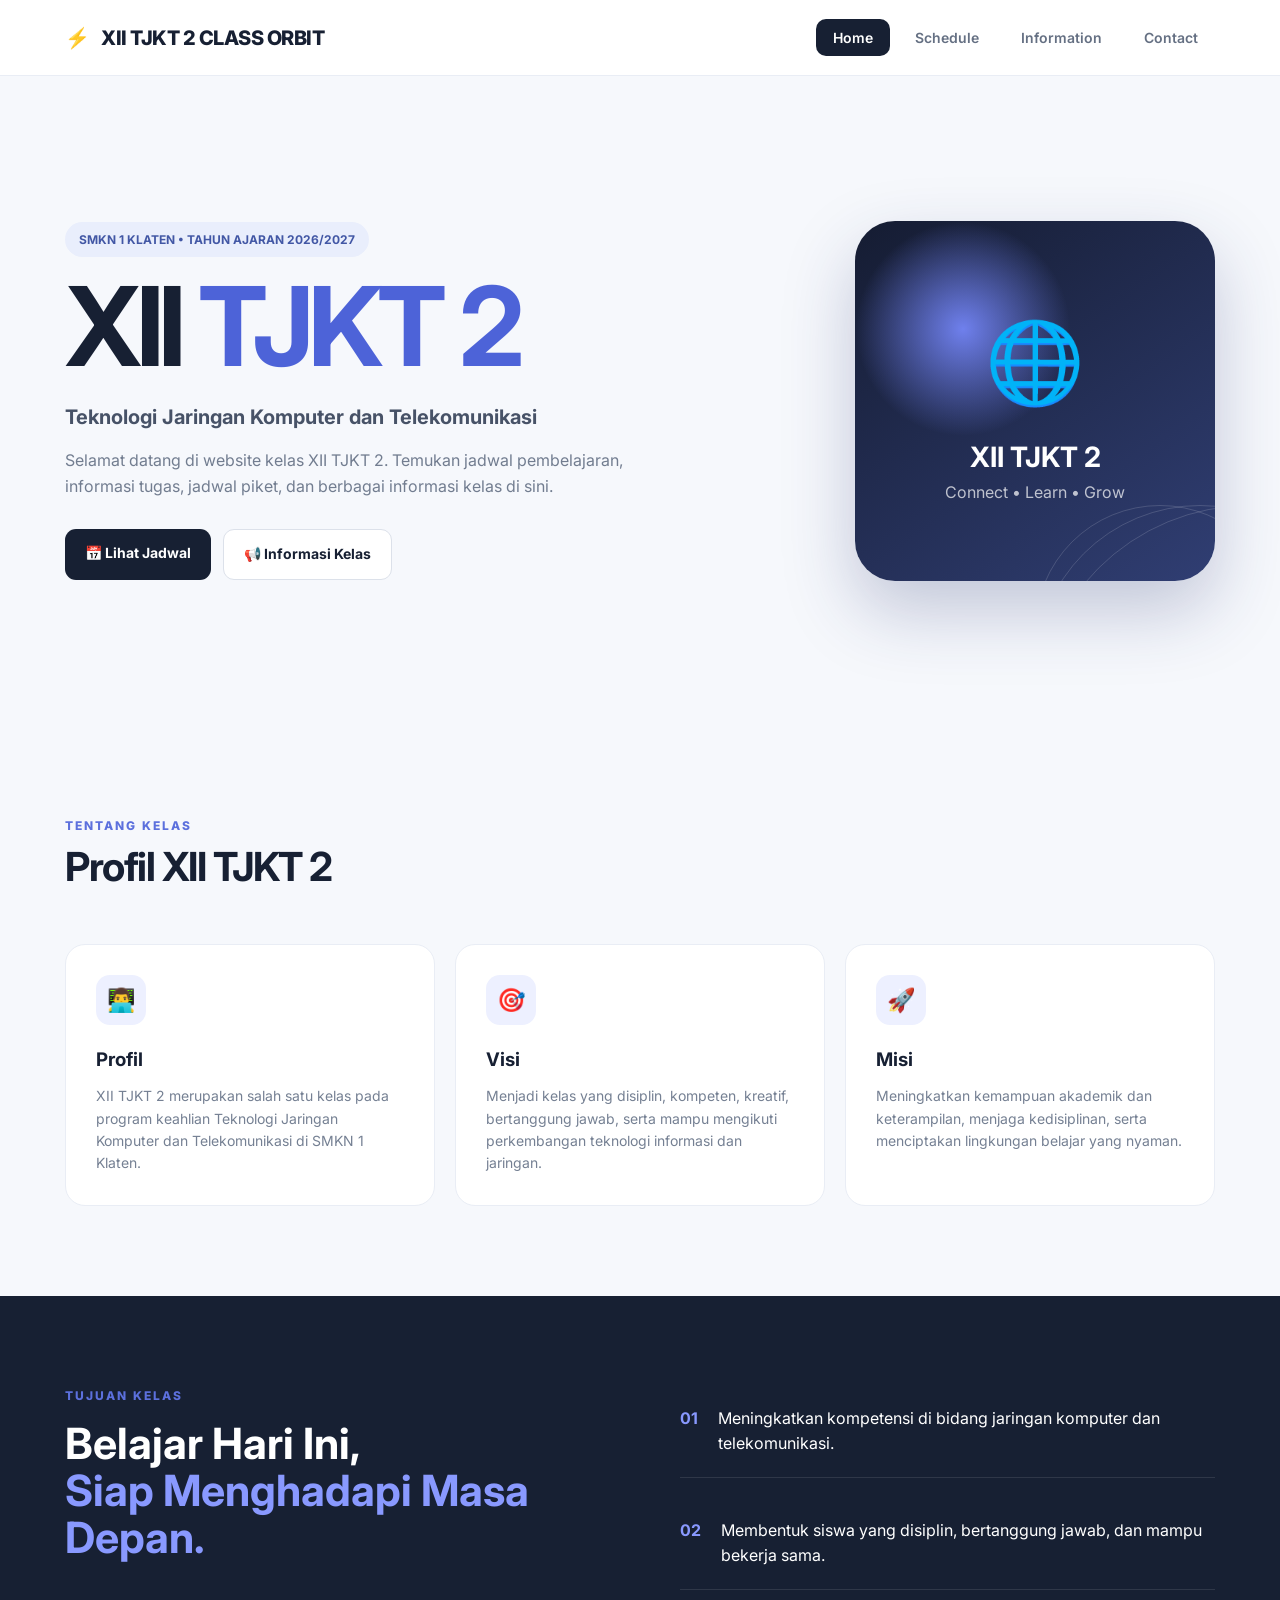
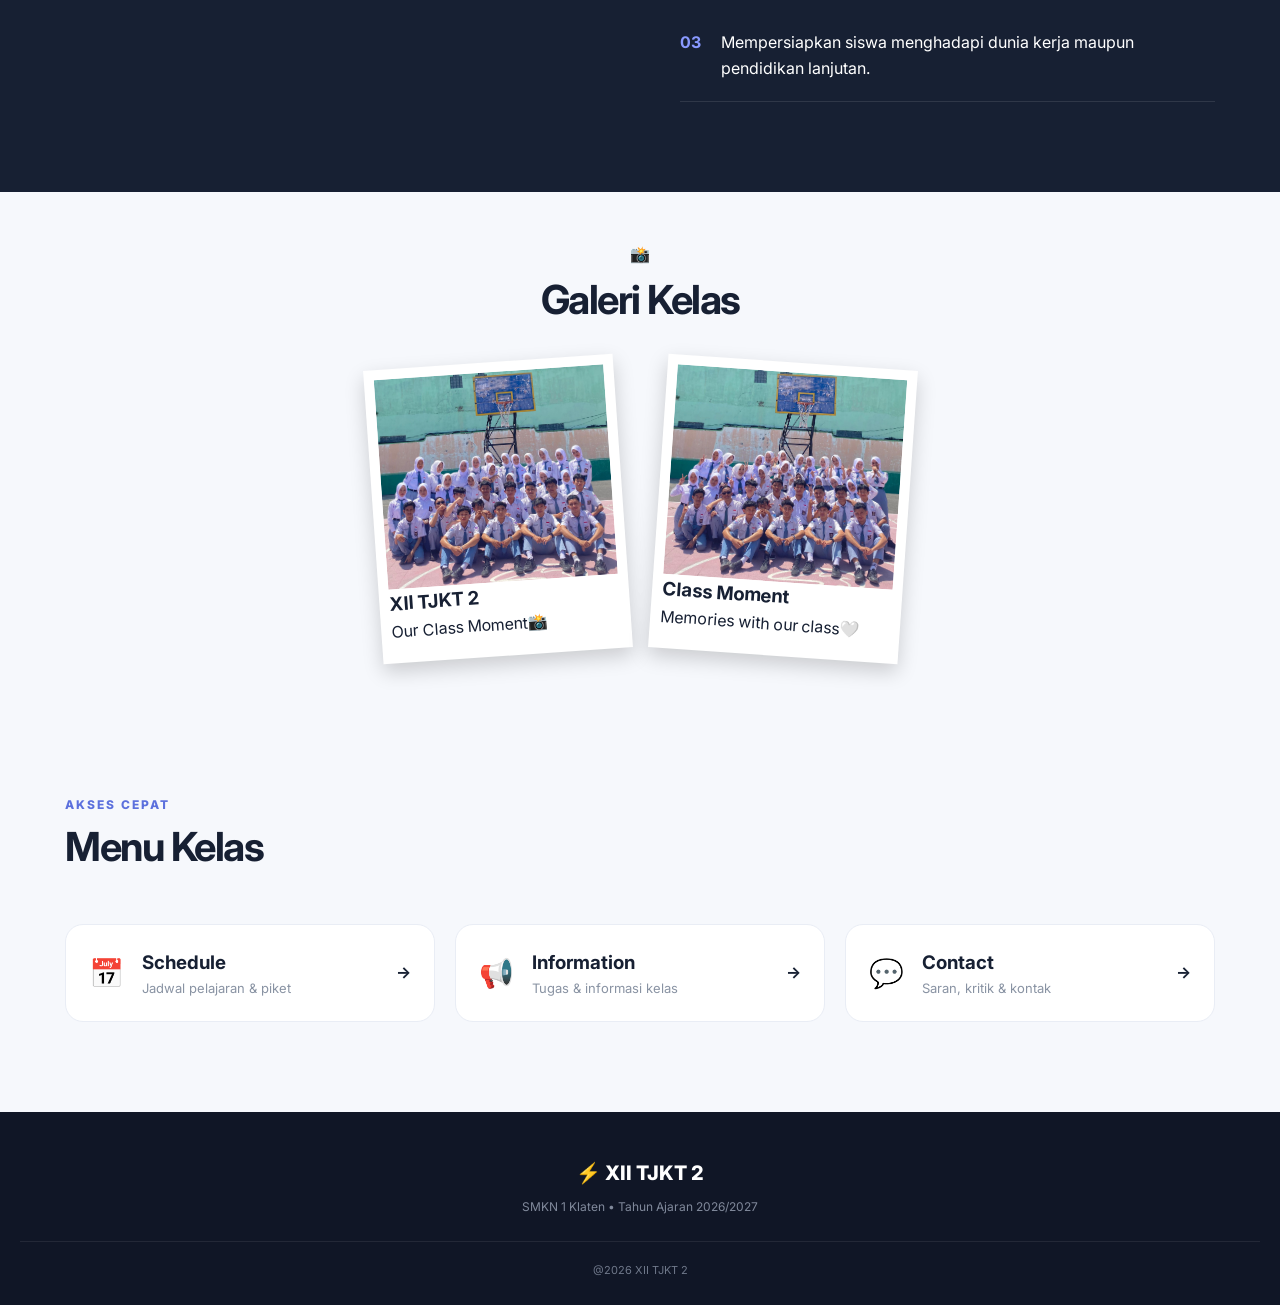
<file: index.html>
<!DOCTYPE html>
<html lang="id">
<head>
    <meta charset="UTF-8">
    <meta name="viewport" content="width=device-width, initial-scale=1.0">
    <title>XII TJKT 2 | SMKN 1 Klaten</title>
    <link rel="stylesheet" href="css.css">
    
    <link rel="shortcut icon" href="favicon.ico" type="image/x-icon">
    <link rel="icon" href="favicon.ico" type="image/x-icon">
</head>

<body>

<header>
    <nav class="navbar">
        <div class="logo">
            <span>⚡</span>
            XII TJKT 2 CLASS ORBIT
        </div>

        <ul class="nav-links">
            <li><a href="index.html" class="active">Home</a></li>
            <li><a href="schedule.html">Schedule</a></li>
            <li><a href="information.html">Information</a></li>
            <li><a href="contact.html">Contact</a></li>
        </ul>

        <button class="menu-btn" onclick="toggleMenu()">☰</button>
    </nav>
</header>

<main>

    <!-- HERO -->
    <section class="hero">
        <div class="hero-content">
            <p class="badge">SMKN 1 KLATEN • TAHUN AJARAN 2026/2027</p>

            <h1>
                XII <span>TJKT 2</span>
            </h1>

            <h2>
                Teknologi Jaringan Komputer dan Telekomunikasi
            </h2>

            <p>
                Selamat datang di website kelas XII TJKT 2.
                Temukan jadwal pembelajaran, informasi tugas,
                jadwal piket, dan berbagai informasi kelas di sini.
            </p>

            <div class="hero-buttons">
                <a href="schedule.html" class="btn primary">
                    📅 Lihat Jadwal
                </a>

                <a href="information.html" class="btn secondary">
                    📢 Informasi Kelas
                </a>
            </div>
        </div>

        <div class="hero-card">
            <div class="network-icon">🌐</div>
            <h3>XII TJKT 2</h3>
            <p>Connect • Learn • Grow</p>

            <div class="network-lines">
                <span></span>
                <span></span>
                <span></span>
            </div>
        </div>
    </section>

    <!-- PROFILE -->
    <section class="section">
        <div class="section-title">
            <p>TENTANG KELAS</p>
            <h2>Profil XII TJKT 2</h2>
        </div>

        <div class="profile-grid">

            <div class="profile-card">
                <div class="icon">👨‍💻</div>
                <h3>Profil</h3>
                <p>
                    XII TJKT 2 merupakan salah satu kelas pada program
                    keahlian Teknologi Jaringan Komputer dan Telekomunikasi
                    di SMKN 1 Klaten.
                </p>
            </div>

            <div class="profile-card">
                <div class="icon">🎯</div>
                <h3>Visi</h3>
                <p>
                    Menjadi kelas yang disiplin, kompeten, kreatif,
                    bertanggung jawab, serta mampu mengikuti perkembangan
                    teknologi informasi dan jaringan.
                </p>
            </div>

            <div class="profile-card">
                <div class="icon">🚀</div>
                <h3>Misi</h3>
                <p>
                    Meningkatkan kemampuan akademik dan keterampilan,
                    menjaga kedisiplinan,
                    serta menciptakan lingkungan belajar yang nyaman.
                </p>
            </div>

        </div>
    </section>

    <!-- TUJUAN -->
    <section class="purpose">
        <div class="purpose-content">
            <div>
                <p class="mini-title">TUJUAN KELAS</p>
                <h2>Belajar Hari Ini,<br><span>Siap Menghadapi Masa Depan.</span></h2>
            </div>

            <div class="purpose-list">
                <div>
                    <b>01</b>
                    <p>Meningkatkan kompetensi di bidang jaringan komputer dan telekomunikasi.</p>
                </div>

                <div>
                    <b>02</b>
                    <p>Membentuk siswa yang disiplin, bertanggung jawab, dan mampu bekerja sama.</p>
                </div>

                <div>
                    <b>03</b>
                    <p>Mempersiapkan siswa menghadapi dunia kerja maupun pendidikan lanjutan.</p>
                </div>
            </div>
        </div>
    </section>

    <!-- GALERI KELAS -->
<section class="class-gallery">

    <div class="section-title">
        <span>📸</span>
        <h2>Galeri Kelas</h2>
    </div>

    <div class="polaroid-gallery">

        <!-- FOTO 1 -->
        <div class="polaroid polaroid-left">
            <div class="polaroid-photo">
                <img src="Img1.jpg" alt="Foto Kelas XII TJKT 2">
            </div>

            <div class="polaroid-caption">
                <h3>XII TJKT 2</h3>
                <p>Our Class Moment📸</p>
            </div>
        </div>

        <!-- FOTO 2 -->
        <div class="polaroid polaroid-right">
            <div class="polaroid-photo">
                <img src="Img2.jpg" alt="Foto Kelas XII TJKT 2">
            </div>

            <div class="polaroid-caption">
                <h3>Class Moment</h3>
                <p>Memories with our class🤍</p>
            </div>
        </div>

    </div>

</section>
    
    <!-- QUICK ACCESS -->
    <section class="section">
        <div class="section-title">
            <p>AKSES CEPAT</p>
            <h2>Menu Kelas</h2>
        </div>

        <div class="quick-grid">

            <a href="schedule.html" class="quick-card">
                <span>📅</span>
                <div>
                    <h3>Schedule</h3>
                    <p>Jadwal pelajaran & piket</p>
                </div>
                <b>→</b>
            </a>

            <a href="information.html" class="quick-card">
                <span>📢</span>
                <div>
                    <h3>Information</h3>
                    <p>Tugas & informasi kelas</p>
                </div>
                <b>→</b>
            </a>

            <a href="contact.html" class="quick-card">
                <span>💬</span>
                <div>
                    <h3>Contact</h3>
                    <p>Saran, kritik & kontak</p>
                </div>
                <b>→</b>
            </a>

        </div>
    </section>

</main>

<footer>
    <div class="footer-logo">⚡ XII TJKT 2</div>
    <p>SMKN 1 Klaten • Tahun Ajaran 2026/2027</p>
    <div class="copyright">@2026 XII TJKT 2</div>
</footer>

<script src="js.js"></script>

</body>
</html>
</file>
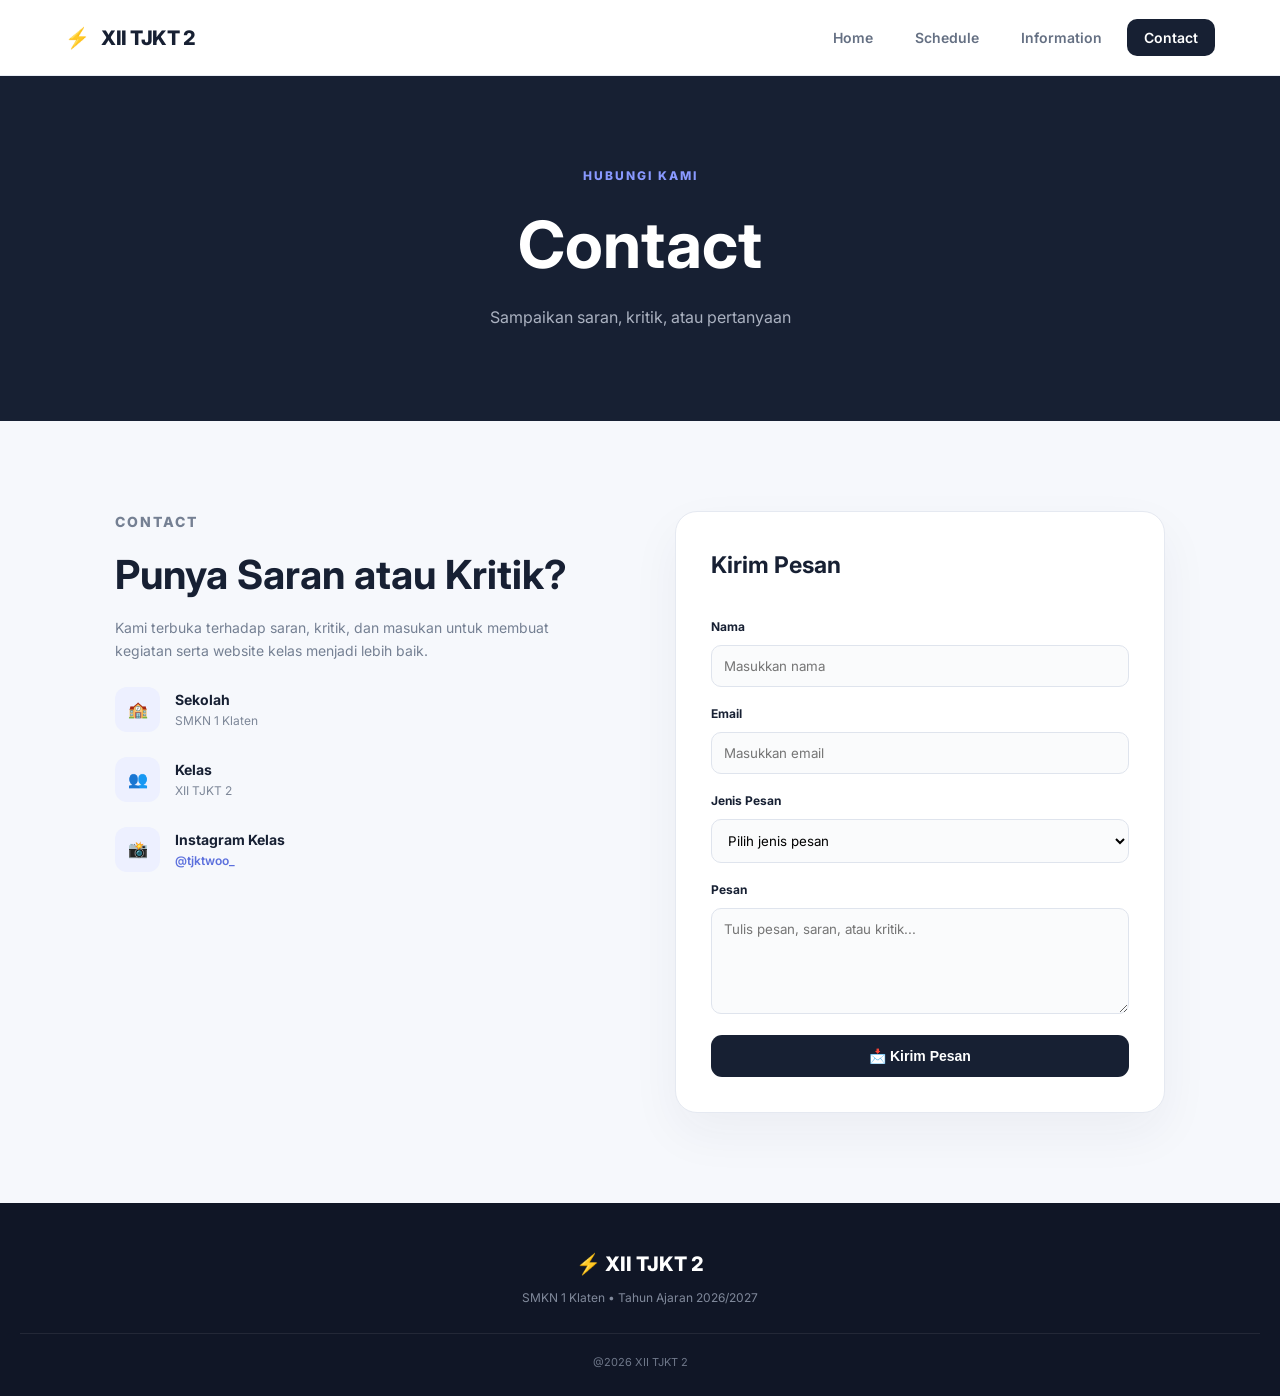
<file: contact.html>
<!DOCTYPE html>
<html lang="id">

<head>

    <meta charset="UTF-8">
    <meta name="viewport"
          content="width=device-width, initial-scale=1.0">
    <title>Contact | XII TJKT 2</title>
    <link rel="stylesheet"
          href="css.css">

    <link rel="shortcut icon" href="favicon.ico" type="image/x-icon">
    <link rel="icon" href="favicon.ico" type="image/x-icon">
</head>


<body>


<header>

    <nav class="navbar">

        <div class="logo">
            <span>⚡</span>
            XII TJKT 2
        </div>

        <ul class="nav-links">

            <li>
                <a href="index.html">
                    Home
                </a>
            </li>

            <li>
                <a href="schedule.html">
                    Schedule
                </a>
            </li>

            <li>
                <a href="information.html">
                    Information
                </a>
            </li>

            <li>
                <a href="contact.html"
                   class="active">
                    Contact
                </a>
            </li>

        </ul>


        <button class="menu-btn"
                onclick="toggleMenu()">
            ☰
        </button>

    </nav>

</header>


<main>


<section class="page-header">

    <p>
        HUBUNGI KAMI
    </p>

    <h1>
        Contact
    </h1>

    <span>
        Sampaikan saran, kritik, atau pertanyaan
    </span>

</section>



<section class="contact-section">


<div class="contact-info">

    <p class="mini-title">
        CONTACT
    </p>

    <h2>
        Punya Saran atau Kritik?
    </h2>

    <p>
        Kami terbuka terhadap saran, kritik, dan masukan
        untuk membuat kegiatan serta website kelas
        menjadi lebih baik.
    </p>


    <div class="contact-item">

        <span>🏫</span>

        <div>
            <h4>Sekolah</h4>
            <p>
                SMKN 1 Klaten
            </p>
        </div>

    </div>


    <div class="contact-item">

        <span>👥</span>

        <div>
            <h4>Kelas</h4>
            <p>
                XII TJKT 2
            </p>
        </div>

    </div>


    <div class="contact-item">
    <span>📸</span>
    <div>
        <h4>Instagram Kelas</h4>

        <p>
            <a 
                href="https://www.instagram.com/tjktwoo_?stkn=MWtwcmY1aWZsc21ydg=="
                target="_blank"
                rel="noopener noreferrer"
            >
                @tjktwoo_
            </a>
        </p>

    </div>
</div>

    </div>

</div>



<div class="contact-form">

    <h3>
        Kirim Pesan
    </h3>


    <form action="https://formspree.io/f/xnpnqdqo" method="POST">

    <label for="name">Nama</label>
    <input 
        type="text" 
        id="name"
        name="nama"
        placeholder="Masukkan nama"
        required
    >

    <label for="email">Email</label>
    <input 
        type="email" 
        id="email"
        name="email"
        placeholder="Masukkan email"
        required
    >

    <label for="category">Jenis Pesan</label>
    <select id="category" name="jenis_pesan" required>
        <option value="">Pilih jenis pesan</option>
        <option value="Saran">Saran</option>
        <option value="Kritik">Kritik</option>
        <option value="Pertanyaan">Pertanyaan</option>
        <option value="Pesan">Pesan</option>
    </select>

    <label for="message">Pesan</label>
    <textarea
        id="message"
        name="pesan"
        rows="5"
        placeholder="Tulis pesan, saran, atau kritik..."
        required
    ></textarea>

    <button type="submit" class="btn primary">
        📩 Kirim Pesan
    </button>

</form>

</div>


</section>

</main>



<footer>

    <div class="footer-logo">
        ⚡ XII TJKT 2
    </div>

    <p>
        SMKN 1 Klaten • Tahun Ajaran 2026/2027
    </p>

    <div class="copyright">
        @2026 XII TJKT 2
    </div>

</footer>


<script src="js.js"></script>

</body>

</html>
</file>
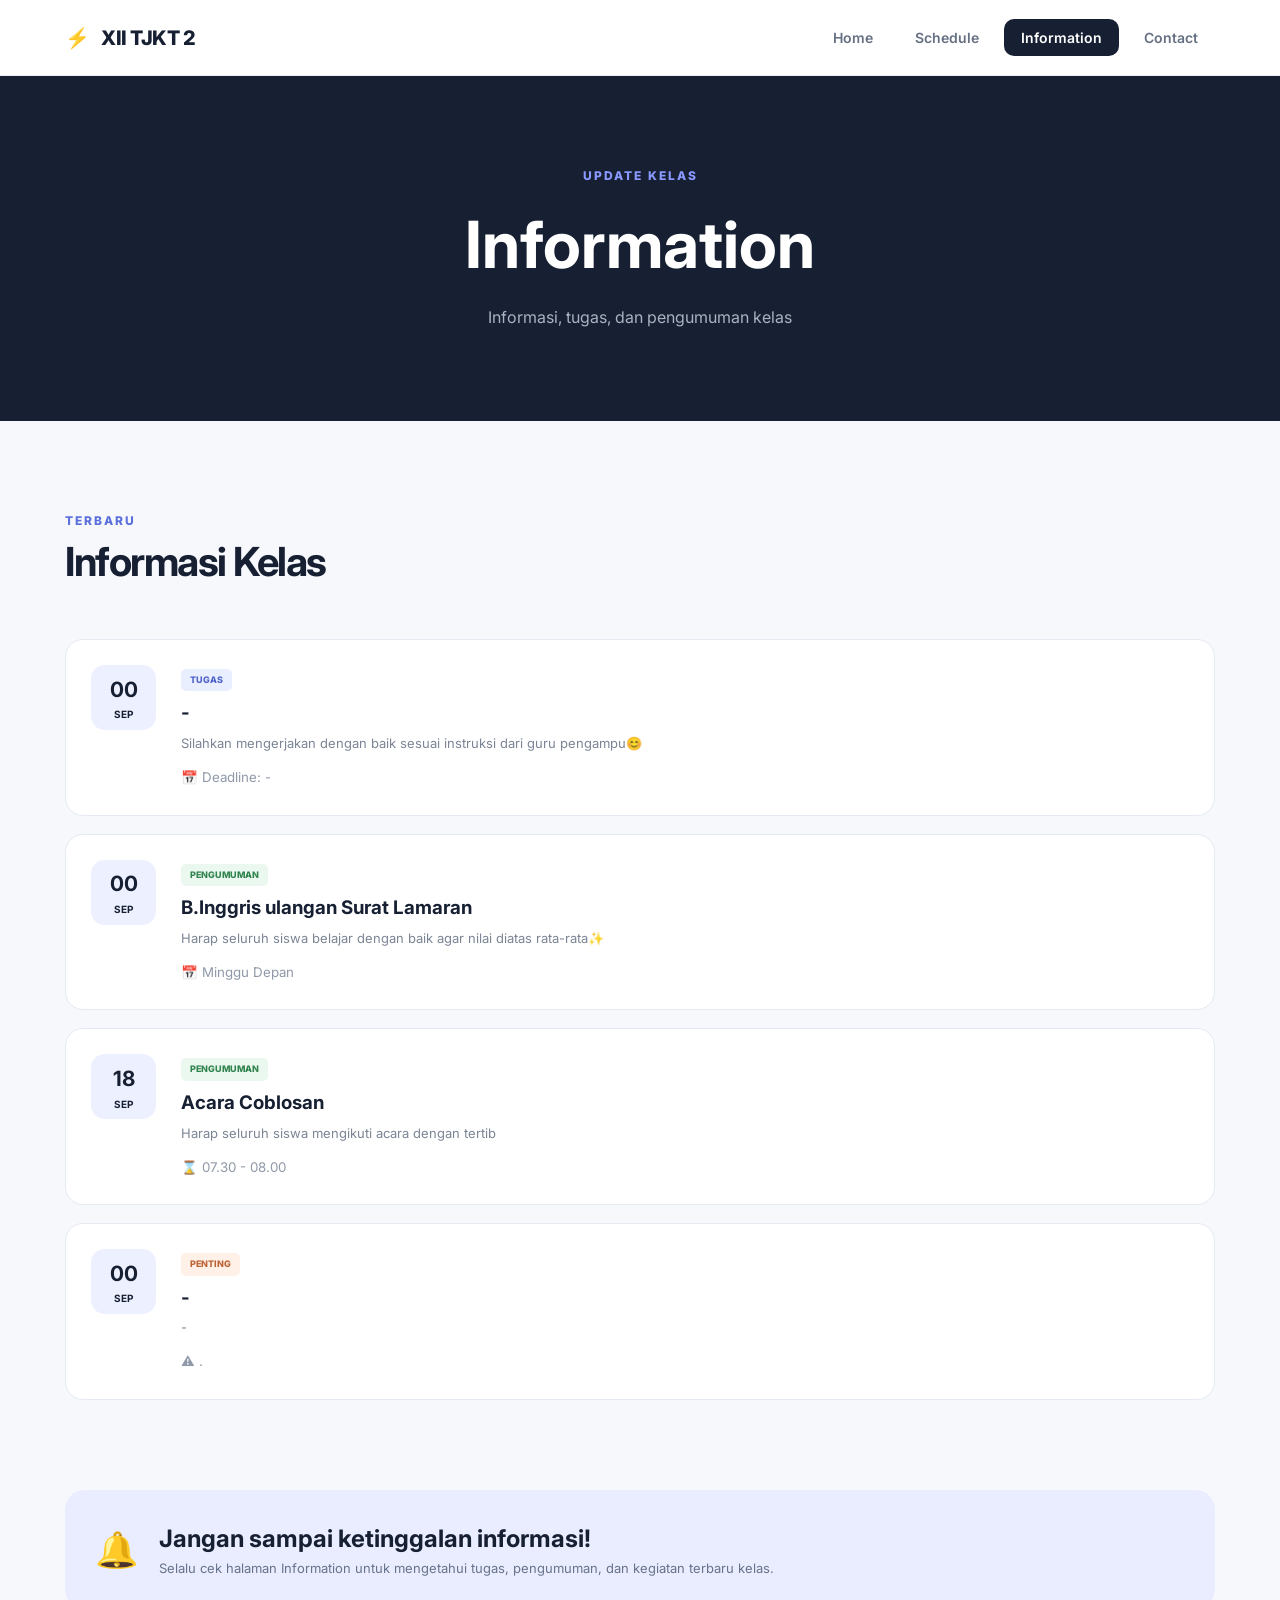
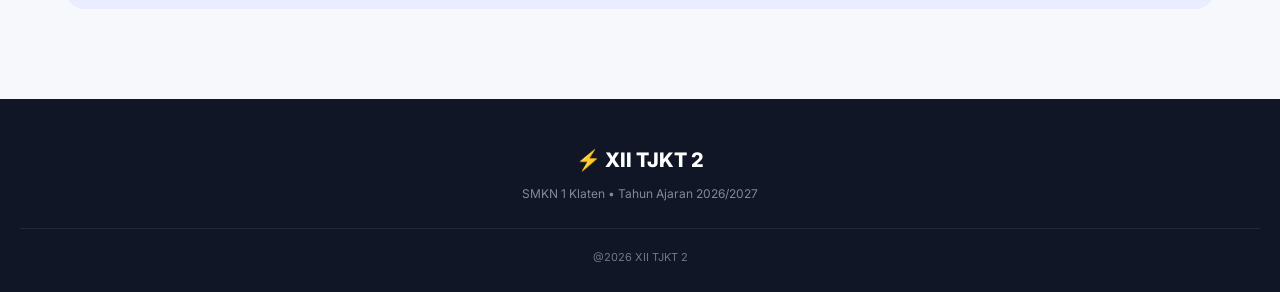
<file: information.html>
<!DOCTYPE html>
<html lang="id">
<head>
    <meta charset="UTF-8">
    <meta name="viewport" content="width=device-width, initial-scale=1.0">
    <title>Information | XII TJKT 2</title>
    <link rel="stylesheet" href="css.css">
    
    <link rel="shortcut icon" href="favicon.ico" type="image/x-icon">
    <link rel="icon" href="favicon.ico" type="image/x-icon">
</head>

<body>

<header>
    <nav class="navbar">

        <div class="logo">
            <span>⚡</span>
            XII TJKT 2
        </div>

        <ul class="nav-links">
            <li><a href="index.html">Home</a></li>
            <li><a href="schedule.html">Schedule</a></li>
            <li><a href="information.html" class="active">Information</a></li>
            <li><a href="contact.html">Contact</a></li>
        </ul>

        <button class="menu-btn" onclick="toggleMenu()">☰</button>

    </nav>
</header>


<main>

<section class="page-header">
    <p>UPDATE KELAS</p>
    <h1>Information</h1>
    <span>Informasi, tugas, dan pengumuman kelas</span>
</section>


<section class="section">

    <div class="section-title">
        <p>TERBARU</p>
        <h2>Informasi Kelas</h2>
    </div>


    <div class="information-grid">

        <article class="info-card">

            <div class="info-date">
                <strong>00</strong>
                <span>SEP</span>
            </div>

            <div class="info-content">

                <span class="category task">
                    TUGAS
                </span>

                <h3>-</h3>

                <p>
                    Silahkan mengerjakan dengan baik
                    sesuai instruksi dari guru pengampu😊
                </p>

                <small>
                    📅 Deadline: -
                </small>

            </div>

        </article>


        <article class="info-card">

            <div class="info-date">
                <strong>00</strong>
                <span>SEP</span>
            </div>

            <div class="info-content">

                <span class="category announcement">
                    PENGUMUMAN
                </span>

                <h3>B.Inggris ulangan Surat Lamaran</h3>

                <p>
                    Harap seluruh siswa belajar dengan baik
                    agar nilai diatas rata-rata✨️
                </p>

                <small>
                     📅 Minggu Depan
                </small>

            </div>

        </article>
        
        <article class="info-card">

            <div class="info-date">
                <strong>18</strong>
                <span>SEP</span>
            </div>
            
        <div class="info-content">

                <span class="category announcement">
                    PENGUMUMAN
                </span>

                <h3>Acara Coblosan</h3>

                <p>
                    Harap seluruh siswa mengikuti acara
                    dengan tertib
                </p>

                <small>
                     ⌛️ 07.30 - 08.00
                </small>

            </div>

        </article>


        <article class="info-card">

            <div class="info-date">
                <strong>00</strong>
                <span>SEP</span>
            </div>

            <div class="info-content">

                <span class="category important">
                    PENTING
                </span>

                <h3>-</h3>

                <p>
                    -
                </p>

                <small>
                    ⚠️ .
                </small>

            </div>

        </article>

    </div>

</section>


<section class="reminder">

    <div>
        <span>🔔</span>
    </div>

    <div>
        <h2>Jangan sampai ketinggalan informasi!</h2>

        <p>
            Selalu cek halaman Information untuk mengetahui
            tugas, pengumuman, dan kegiatan terbaru kelas.
        </p>
    </div>

</section>

</main>


<footer>

    <div class="footer-logo">
        ⚡ XII TJKT 2
    </div>

    <p>
        SMKN 1 Klaten • Tahun Ajaran 2026/2027
    </p>

    <div class="copyright">
        @2026 XII TJKT 2
    </div>

</footer>


<script src="js.js"></script>

</body>
</html>
</file>
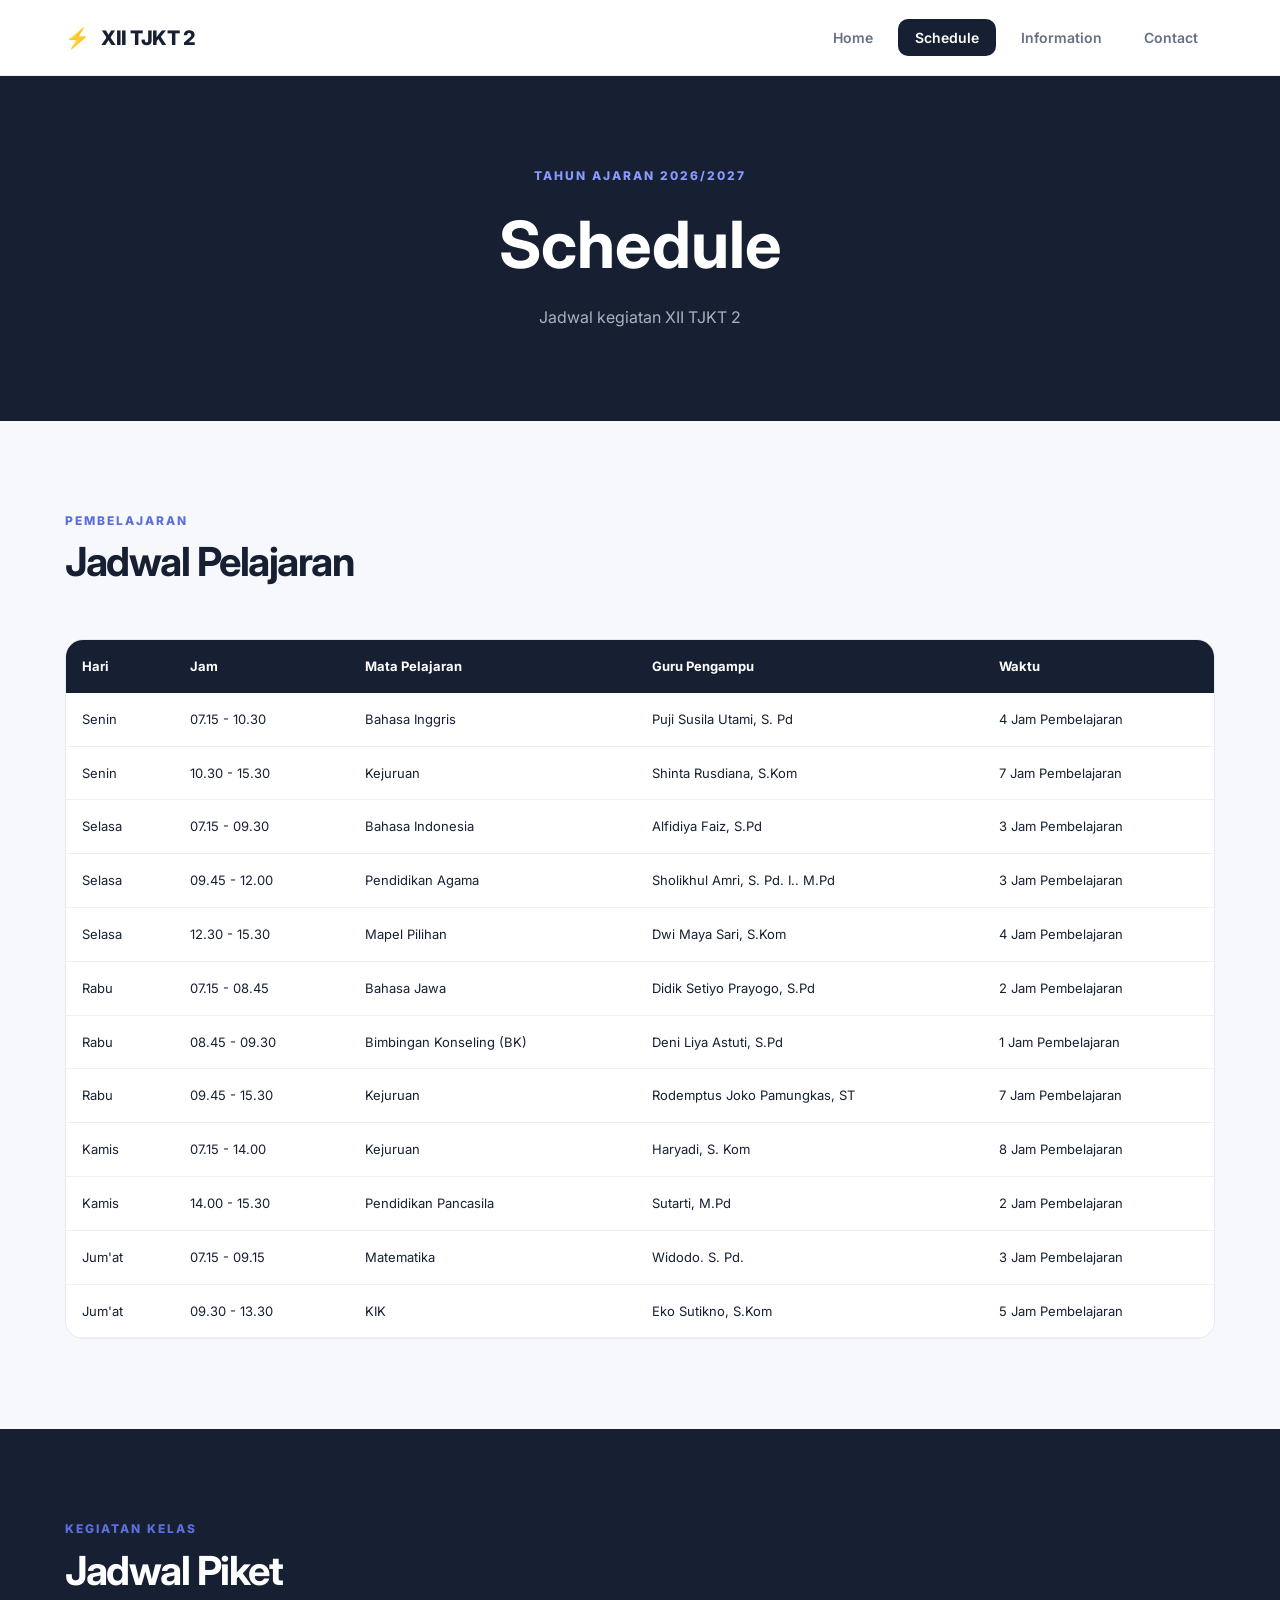
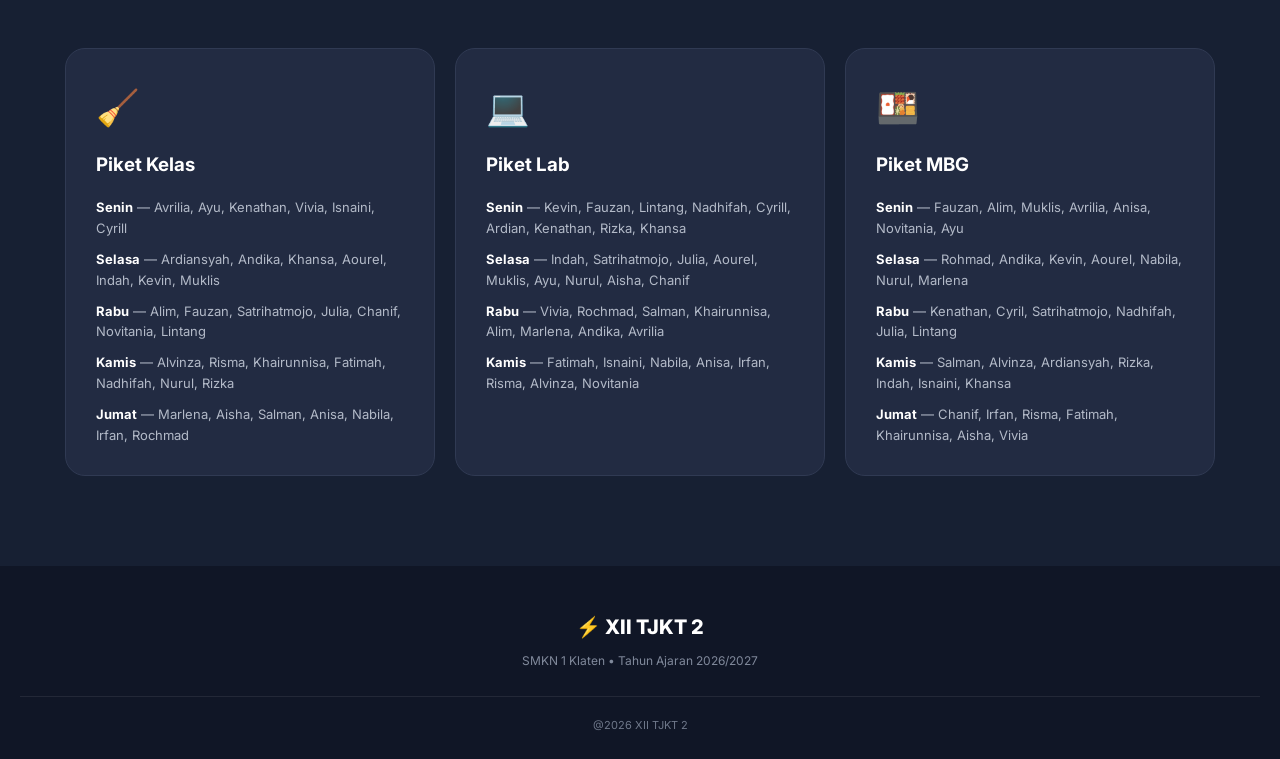
<file: schedule.html>
<!DOCTYPE html>
<html lang="id">
<head>
    <meta charset="UTF-8">
    <meta name="viewport" content="width=device-width, initial-scale=1.0">
    <title>Schedule | XII TJKT 2</title>
    <link rel="stylesheet" href="css.css">
    
    <link rel="shortcut icon" href="favicon.ico" type="image/x-icon">
    <link rel="icon" href="favicon.ico" type="image/x-icon">
</head>

<body>

<header>
    <nav class="navbar">
        <div class="logo">
            <span>⚡</span>
            XII TJKT 2
        </div>

        <ul class="nav-links">
            <li><a href="index.html">Home</a></li>
            <li><a href="schedule.html" class="active">Schedule</a></li>
            <li><a href="information.html">Information</a></li>
            <li><a href="contact.html">Contact</a></li>
        </ul>

        <button class="menu-btn" onclick="toggleMenu()">☰</button>
    </nav>
</header>

<main>

<section class="page-header">
    <p>TAHUN AJARAN 2026/2027</p>
    <h1>Schedule</h1>
    <span>Jadwal kegiatan XII TJKT 2</span>
</section>


<!-- JADWAL PELAJARAN -->

<section class="section">

    <div class="section-title">
        <p>PEMBELAJARAN</p>
        <h2>Jadwal Pelajaran</h2>
    </div>

    <div class="table-wrapper">

        <table>
            <thead>
                <tr>
                    <th>Hari</th>
                    <th>Jam</th>
                    <th>Mata Pelajaran</th>
                    <th>Guru Pengampu</th>
                    <th>Waktu</th>
                </tr>
            </thead>

            <tbody>

                <tr>
                    <td>Senin</td>
                    <td>07.15 - 10.30</td>
                    <td>Bahasa Inggris</td>
                    <td>Puji Susila Utami, S. Pd</td>
                    <td>4 Jam Pembelajaran</td>
                </tr>

                <tr>
                    <td>Senin</td>
                    <td>10.30 - 15.30</td>
                    <td>Kejuruan</td>
                    <td>Shinta Rusdiana, S.Kom</td>
                    <td>7 Jam Pembelajaran</td>
                </tr>

                <tr>
                    <td>Selasa</td>
                    <td>07.15 - 09.30</td>
                    <td>Bahasa Indonesia</td>
                    <td>Alfidiya Faiz, S.Pd</td>
                    <td>3 Jam Pembelajaran</td>
                </tr>

                <tr>
                    <td>Selasa</td>
                    <td>09.45 - 12.00</td>
                    <td>Pendidikan Agama</td>
                    <td>Sholikhul Amri, S. Pd. I.. M.Pd</td>
                    <td>3 Jam Pembelajaran</td>
                </tr>

                <tr>
                    <td>Selasa</td>
                    <td>12.30 - 15.30</td>
                    <td>Mapel Pilihan</td>
                    <td>Dwi Maya Sari, S.Kom</td>
                    <td>4 Jam Pembelajaran</td>
                </tr>

                <tr>
                    <td>Rabu</td>
                    <td>07.15 - 08.45</td>
                    <td>Bahasa Jawa</td>
                    <td>Didik Setiyo Prayogo, S.Pd</td>
                    <td>2 Jam Pembelajaran</td>
                </tr>

                <tr>
                    <td>Rabu</td>
                    <td>08.45 - 09.30</td>
                    <td>Bimbingan Konseling (BK)</td>
                    <td>Deni Liya Astuti, S.Pd</td>
                    <td>1 Jam Pembelajaran</td>
                </tr>
                
                <tr>
                    <td>Rabu</td>
                    <td>09.45 - 15.30</td>
                    <td>Kejuruan</td>
                    <td>Rodemptus Joko Pamungkas, ST</td>
                    <td>7 Jam Pembelajaran</td>
                </tr>
                
                <tr>
                    <td>Kamis</td>
                    <td>07.15 - 14.00</td>
                    <td>Kejuruan</td>
                    <td>Haryadi, S. Kom</td>
                    <td>8 Jam Pembelajaran</td>
                </tr>
                
                <tr>
                    <td>Kamis</td>
                    <td>14.00 - 15.30</td>
                    <td>Pendidikan Pancasila</td>
                    <td>Sutarti, M.Pd</td>
                    <td>2 Jam Pembelajaran</td>
                </tr>
                
                <tr>
                    <td>Jum'at</td>
                    <td>07.15 - 09.15</td>
                    <td>Matematika</td>
                    <td>Widodo. S. Pd.</td>
                    <td>3 Jam Pembelajaran</td>
                </tr>
                
                <tr>
                    <td>Jum'at</td>
                    <td>09.30 - 13.30</td>
                    <td>KIK</td>
                    <td>Eko Sutikno, S.Kom</td>
                    <td>5 Jam Pembelajaran</td>
                </tr>

            </tbody>
        </table>

    </div>
</section>


<!-- PIKET -->

<section class="section dark-section">

    <div class="section-title">
        <p>KEGIATAN KELAS</p>
        <h2>Jadwal Piket</h2>
    </div>

    <div class="schedule-cards">

        <div class="duty-card">
            <div class="duty-icon">🧹</div>
            <h3>Piket Kelas</h3>

            <ul>
                <li><b>Senin</b> — Avrilia, Ayu, Kenathan, Vivia, Isnaini, Cyrill</li>
                <li><b>Selasa</b> — Ardiansyah, Andika, Khansa, Aourel, Indah, Kevin, Muklis</li>
                <li><b>Rabu</b> — Alim, Fauzan, Satrihatmojo, Julia, Chanif, Novitania, Lintang</li>
                <li><b>Kamis</b> — Alvinza, Risma, Khairunnisa, Fatimah, Nadhifah, Nurul, Rizka</li>
                <li><b>Jumat</b> — Marlena, Aisha, Salman, Anisa, Nabila, Irfan, Rochmad</li>
            </ul>
        </div>


        <div class="duty-card">
            <div class="duty-icon">💻</div>
            <h3>Piket Lab</h3>

            <ul>
                <li><b>Senin</b> — Kevin, Fauzan, Lintang, Nadhifah, Cyrill, Ardian, Kenathan, Rizka, Khansa</li>
                <li><b>Selasa</b> — Indah, Satrihatmojo, Julia, Aourel, Muklis, Ayu, Nurul, Aisha, Chanif</li>
                <li><b>Rabu</b> — Vivia, Rochmad, Salman, Khairunnisa, Alim, Marlena, Andika, Avrilia</li>
                <li><b>Kamis</b> — Fatimah, Isnaini, Nabila, Anisa, Irfan, Risma, Alvinza, Novitania</li>
            </ul>
        </div>


        <div class="duty-card">
            <div class="duty-icon">🍱</div>
            <h3>Piket MBG</h3>

            <ul>
                <li><b>Senin</b> — Fauzan, Alim, Muklis, Avrilia, Anisa, Novitania, Ayu</li>
                <li><b>Selasa</b> — Rohmad, Andika, Kevin, Aourel, Nabila, Nurul, Marlena</li>
                <li><b>Rabu</b> — Kenathan, Cyril, Satrihatmojo, Nadhifah, Julia, Lintang</li>
                <li><b>Kamis</b> — Salman, Alvinza, Ardiansyah, Rizka, Indah, Isnaini, Khansa</li>
                <li><b>Jumat</b> — Chanif, Irfan, Risma, Fatimah, Khairunnisa, Aisha, Vivia</li>
            </ul>
        </div>

    </div>

</section>

</main>

<footer>
    <div class="footer-logo">⚡ XII TJKT 2</div>
    <p>SMKN 1 Klaten • Tahun Ajaran 2026/2027</p>
    <div class="copyright">@2026 XII TJKT 2</div>
</footer>

<script src="js.js"></script>

</body>
</html>
</file>
<file: css.css>
@import url('https://fonts.googleapis.com/css2?family=Inter:wght@400;500;600;700;800&display=swap');

* {
    margin: 0;
    padding: 0;
    box-sizing: border-box;
}

html {
    scroll-behavior: smooth;
}

body {
    font-family: 'Inter', sans-serif;
    background: #f6f8fc;
    color: #172033;
    line-height: 1.6;
}


/* =========================
   NAVBAR
========================= */

header {
    position: sticky;
    top: 0;
    z-index: 1000;
    background: rgba(255,255,255,.92);
    backdrop-filter: blur(15px);
    border-bottom: 1px solid #e9edf5;
}

.navbar {
    max-width: 1200px;
    margin: auto;
    height: 75px;

    display: flex;
    align-items: center;
    justify-content: space-between;

    padding: 0 25px;
}

.logo {
    font-size: 20px;
    font-weight: 800;
    letter-spacing: -.5px;
}

.logo span {
    margin-right: 8px;
}

.nav-links {
    display: flex;
    gap: 8px;
    list-style: none;
}

.nav-links a {
    text-decoration: none;
    color: #657083;

    padding: 10px 17px;
    border-radius: 10px;

    font-size: 14px;
    font-weight: 600;

    transition: .3s;
}

.nav-links a:hover,
.nav-links a.active {
    background: #172033;
    color: white;
}

.menu-btn {
    display: none;
    border: none;
    background: none;
    font-size: 25px;
    cursor: pointer;
}


/* =========================
   HERO
========================= */

.hero {
    min-height: 650px;

    max-width: 1200px;
    margin: auto;

    padding: 80px 25px;

    display: flex;
    align-items: center;
    justify-content: space-between;

    gap: 70px;
}

.hero-content {
    max-width: 650px;
}

.badge {
    display: inline-block;

    background: #e9eefc;
    color: #4257a5;

    padding: 8px 14px;
    border-radius: 50px;

    font-size: 12px;
    font-weight: 700;

    margin-bottom: 20px;
}

.hero h1 {
    font-size: clamp(65px, 10vw, 110px);
    line-height: .9;

    letter-spacing: -6px;
}

.hero h1 span {
    color: #4d63d8;
}

.hero h2 {
    margin-top: 25px;

    font-size: 20px;
    color: #475267;
}

.hero-content > p:not(.badge) {
    margin-top: 15px;

    max-width: 570px;
    color: #727d90;
}

.hero-buttons {
    display: flex;
    gap: 12px;
    margin-top: 30px;
}

.btn {
    display: inline-block;

    padding: 13px 20px;

    border-radius: 11px;

    text-decoration: none;

    font-size: 14px;
    font-weight: 700;

    transition: .3s;
}

.btn.primary {
    background: #172033;
    color: white;
}

.btn.primary:hover {
    transform: translateY(-3px);
}

.btn.secondary {
    border: 1px solid #dce1ea;
    color: #172033;
    background: white;
}


/* HERO CARD */

.hero-card {
    width: 360px;
    height: 360px;

    flex-shrink: 0;

    border-radius: 40px;

    background:
        radial-gradient(circle at 30% 30%, #6f80ed, transparent 30%),
        linear-gradient(145deg, #151c32, #303e73);

    color: white;

    display: flex;
    flex-direction: column;

    align-items: center;
    justify-content: center;

    box-shadow: 0 30px 70px rgba(39,53,110,.25);

    position: relative;
    overflow: hidden;
}

.network-icon {
    font-size: 80px;
    margin-bottom: 10px;
}

.hero-card h3 {
    font-size: 28px;
}

.hero-card p {
    opacity: .7;
}

.network-lines span {
    position: absolute;

    border: 1px solid rgba(255,255,255,.15);
    border-radius: 50%;
}

.network-lines span:nth-child(1) {
    width: 250px;
    height: 250px;
}

.network-lines span:nth-child(2) {
    width: 330px;
    height: 330px;
}

.network-lines span:nth-child(3) {
    width: 430px;
    height: 430px;
}


/* =========================
   SECTION
========================= */

.section {
    max-width: 1200px;
    margin: auto;
    padding: 90px 25px;
}

.section-title {
    margin-bottom: 45px;
}

.section-title p,
.mini-title {
    color: #5c70dd;

    font-size: 12px;
    font-weight: 800;

    letter-spacing: 2px;
}

.section-title h2 {
    font-size: 40px;
    letter-spacing: -1.5px;
}


/* =========================
   PROFILE
========================= */

.profile-grid {
    display: grid;
    grid-template-columns: repeat(3, 1fr);
    gap: 20px;
}

.profile-card {
    background: white;

    padding: 30px;

    border-radius: 20px;

    border: 1px solid #e9edf5;

    transition: .3s;
}

.profile-card:hover {
    transform: translateY(-6px);
    box-shadow: 0 20px 50px rgba(30,40,70,.08);
}

.profile-card .icon {
    width: 50px;
    height: 50px;

    display: grid;
    place-items: center;

    background: #edf0ff;

    border-radius: 14px;

    font-size: 23px;

    margin-bottom: 20px;
}

.profile-card h3 {
    margin-bottom: 10px;
}

.profile-card p {
    color: #758093;
    font-size: 14px;
}


/* =========================
   PURPOSE
========================= */

.purpose {
    background: #172033;
    color: white;
}

.purpose-content {
    max-width: 1200px;

    margin: auto;

    padding: 90px 25px;

    display: grid;

    grid-template-columns: 1fr 1fr;

    gap: 80px;
}

.purpose h2 {
    font-size: 43px;
    line-height: 1.1;

    margin-top: 15px;
}

.purpose h2 span {
    color: #8999ff;
}

.purpose-list {
    display: flex;
    flex-direction: column;
    gap: 20px;
}

.purpose-list div {
    display: flex;
    gap: 20px;

    padding: 20px 0;

    border-bottom: 1px solid rgba(255,255,255,.1);
}

.purpose-list b {
    color: #8999ff;
}


/* =========================
   QUICK ACCESS
========================= */

.quick-grid {
    display: grid;
    grid-template-columns: repeat(3,1fr);
    gap: 20px;
}

.quick-card {
    background: white;

    border: 1px solid #e9edf5;

    padding: 23px;

    border-radius: 18px;

    display: flex;
    align-items: center;
    gap: 18px;

    text-decoration: none;

    color: #172033;

    transition: .3s;
}

.quick-card:hover {
    transform: translateY(-5px);
}

.quick-card > span {
    font-size: 28px;
}

.quick-card p {
    color: #8993a3;
    font-size: 13px;
}

.quick-card b {
    margin-left: auto;
}


/* =========================
   PAGE HEADER
========================= */

.page-header {
    padding: 90px 25px;

    text-align: center;

    background: #172033;
    color: white;
}

.page-header p {
    color: #8999ff;

    font-size: 12px;
    font-weight: 800;

    letter-spacing: 2px;
}

.page-header h1 {
    font-size: 65px;
    margin: 8px 0;
}

.page-header span {
    color: #aab1c0;
}


/* =========================
   TABLE
========================= */

.table-wrapper {
    overflow-x: auto;

    background: white;

    border-radius: 18px;

    border: 1px solid #e5e9f1;
}

table {
    width: 100%;
    border-collapse: collapse;

    min-width: 800px;
}

th {
    background: #172033;
    color: white;

    padding: 16px;

    text-align: left;

    font-size: 13px;
}

td {
    padding: 16px;

    border-bottom: 1px solid #edf0f5;

    font-size: 13px;
}

tr:hover td {
    background: #f8f9fc;
}


/* =========================
   DUTY
========================= */

.dark-section {
    max-width: none;
    background: #172033;
    color: white;
}

.dark-section .section-title {
    max-width: 1150px;
    margin-left: auto;
    margin-right: auto;
}

.dark-section .section-title h2 {
    color: white;
}

.schedule-cards {
    max-width: 1150px;

    margin: auto;

    display: grid;
    grid-template-columns: repeat(3,1fr);

    gap: 20px;
}

.duty-card {
    background: #222b42;

    border: 1px solid #303a53;

    padding: 30px;

    border-radius: 20px;
}

.duty-icon {
    font-size: 35px;
    margin-bottom: 15px;
}

.duty-card h3 {
    margin-bottom: 18px;
}

.duty-card ul {
    list-style: none;

    display: flex;
    flex-direction: column;

    gap: 10px;
}

.duty-card li {
    font-size: 13px;
    color: #b3bac8;
}

.duty-card b {
    color: white;
}


/* =========================
   INFORMATION
========================= */

.information-grid {
    display: flex;
    flex-direction: column;
    gap: 18px;
}

.info-card {
    display: flex;

    background: white;

    border: 1px solid #e5e9f1;

    border-radius: 18px;

    padding: 25px;

    gap: 25px;

    transition: .3s;
}

.info-card:hover {
    transform: translateX(5px);
}

.info-date {
    width: 65px;
    height: 65px;

    background: #edf0ff;

    border-radius: 14px;

    display: flex;
    flex-direction: column;

    align-items: center;
    justify-content: center;

    flex-shrink: 0;
}

.info-date strong {
    font-size: 21px;
}

.info-date span {
    font-size: 10px;
    font-weight: 700;
}

.category {
    display: inline-block;

    padding: 4px 9px;

    border-radius: 5px;

    font-size: 9px;
    font-weight: 800;

    margin-bottom: 7px;
}

.task {
    background: #e9efff;
    color: #5064c9;
}

.announcement {
    background: #eaf8ef;
    color: #31844e;
}

.important {
    background: #fff0e8;
    color: #bd6435;
}

.info-content p {
    color: #7b8595;
    font-size: 13px;

    margin: 5px 0 10px;
}

.info-content small {
    color: #9099a8;
}


/* REMINDER */

.reminder {
    max-width: 1150px;

    margin: 0 auto 90px;

    padding: 30px;

    background: #e9edff;

    border-radius: 20px;

    display: flex;
    gap: 20px;
    align-items: center;
}

.reminder span {
    font-size: 35px;
}

.reminder p {
    color: #68738b;
    font-size: 13px;
}


/* =========================
   CONTACT
========================= */

.contact-section {
    max-width: 1100px;

    margin: auto;

    padding: 90px 25px;

    display: grid;

    grid-template-columns: 1fr 1fr;

    gap: 70px;
}

.contact-info h2 {
    font-size: 40px;

    margin: 10px 0;
}

.contact-info > p {
    color: #758093;
    font-size: 14px;
}

.contact-item {
    display: flex;
    align-items: center;

    gap: 15px;

    margin-top: 25px;
}

.contact-item > span {
    width: 45px;
    height: 45px;

    display: grid;
    place-items: center;

    background: #edf0ff;

    border-radius: 12px;
}

.contact-item h4 {
    font-size: 14px;
}

.contact-item p {
    color: #7d8798;
    font-size: 12px;
}


.contact-form {
    background: white;

    padding: 35px;

    border-radius: 22px;

    border: 1px solid #e5e9f1;

    box-shadow: 0 20px 50px rgba(30,40,70,.05);
}

.contact-form h3 {
    font-size: 23px;

    margin-bottom: 25px;
}

.contact-form form {
    display: flex;
    flex-direction: column;

    gap: 9px;
}

.contact-form label {
    font-size: 12px;
    font-weight: 700;

    margin-top: 8px;
}

.contact-form input,
.contact-form select,
.contact-form textarea {
    width: 100%;

    border: 1px solid #dfe4ed;

    border-radius: 10px;

    padding: 12px;

    font-family: inherit;

    outline: none;

    background: #fafbfc;
}

.contact-form textarea {
    resize: vertical;
}

.contact-form input:focus,
.contact-form select:focus,
.contact-form textarea:focus {
    border-color: #6375dd;
}

.contact-form button {
    border: none;

    cursor: pointer;

    margin-top: 12px;
}


/* =========================
   FOOTER
========================= */

footer {
    background: #101626;

    color: white;

    text-align: center;

    padding: 45px 20px 25px;
}

.footer-logo {
    font-weight: 800;
    font-size: 20px;
}

footer p {
    color: #80899b;

    font-size: 12px;

    margin: 8px 0 25px;
}

.copyright {
    padding-top: 20px;

    border-top: 1px solid rgba(255,255,255,.08);

    color: #6f788a;

    font-size: 11px;
}


/* =========================
   RESPONSIVE
========================= */

@media (max-width: 850px) {

    .nav-links {
        display: none;

        position: absolute;

        top: 75px;
        left: 0;

        width: 100%;

        background: white;

        flex-direction: column;

        padding: 15px 25px;

        border-bottom: 1px solid #eee;
    }

    .nav-links.show {
        display: flex;
    }

    .nav-links a {
        display: block;
    }

    .menu-btn {
        display: block;
    }


    .hero {
        flex-direction: column;

        text-align: center;

        padding-top: 60px;
    }

    .hero-content > p:not(.badge) {
        margin-left: auto;
        margin-right: auto;
    }

    .hero-buttons {
        justify-content: center;
    }

    .hero-card {
        width: 300px;
        height: 300px;
    }


    .profile-grid,
    .quick-grid,
    .schedule-cards {
        grid-template-columns: 1fr;
    }


    .purpose-content,
    .contact-section {
        grid-template-columns: 1fr;
    }

    .purpose h2 {
        font-size: 35px;
    }

    .page-header h1 {
        font-size: 50px;
    }
}


@media (max-width: 500px) {

    .hero h1 {
        font-size: 70px;
    }

    .hero h2 {
        font-size: 17px;
    }

    .hero-buttons {
        flex-direction: column;
    }

    .hero-buttons .btn {
        width: 100%;
    }

    .section {
        padding: 65px 18px;
    }

    .section-title h2 {
        font-size: 32px;
    }

    .info-card {
        gap: 15px;
        padding: 18px;
    }

    .contact-section {
        padding: 60px 18px;
    }

    .contact-form {
        padding: 25px;
    }
    
}   
/* =========================
   GALERI KELAS
========================= */

.class-gallery {
    width: 100%;
    padding: 50px 20px;
    overflow: hidden;
}

.class-gallery .section-title {
    text-align: center;
    margin-bottom: 30px;
}

.polaroid-gallery {
    display: flex;
    justify-content: center;
    align-items: flex-start;
    gap: 35px;
    width: 100%;
}

.class-gallery .polaroid {
    width: 250px !important;
    height: auto !important;
    flex: 0 0 250px !important;
    padding: 10px 10px 18px !important;
    margin: 0 !important;
    background: white;
    box-sizing: border-box;
    box-shadow: 0 8px 20px rgba(0,0,0,.18);
}

.class-gallery .polaroid-photo {
    width: 230px !important;
    height: 210px !important;
    overflow: hidden;
}

.class-gallery .polaroid-photo img {
    display: block !important;
    width: 230px !important;
    height: 210px !important;
    max-width: 230px !important;
    object-fit: cover !important;
}

.polaroid-left {
    transform: rotate(-4deg);
}

.polaroid-right {
    transform: rotate(4deg);
}


/* HP */

@media (max-width: 700px) {

    .polaroid-gallery {
        flex-direction: column;
        align-items: center;
        gap: 30px;
    }
}
/* LINK INSTAGRAM */

.contact-item a {
    color: #5c70dd;
    text-decoration: none;
    font-weight: 600;
}

.contact-item a:hover {
    text-decoration: underline;
}
</file>
